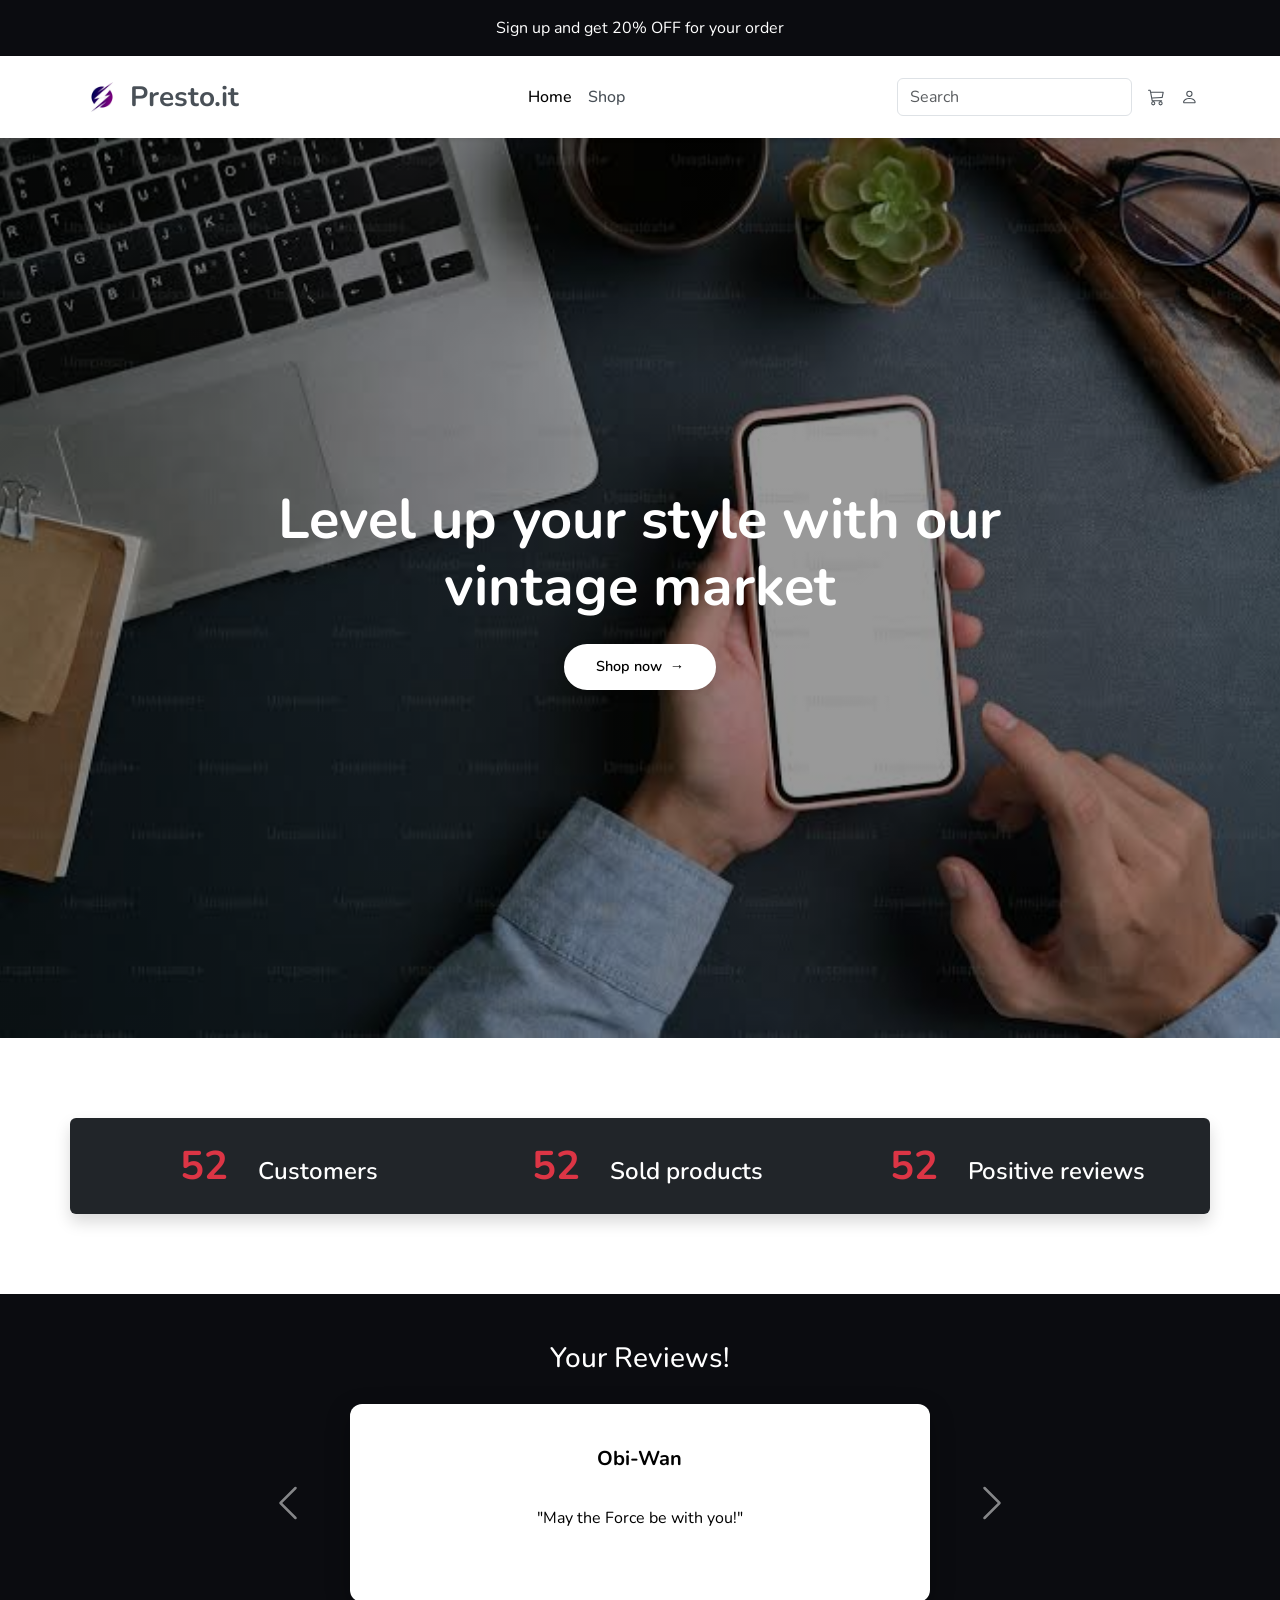
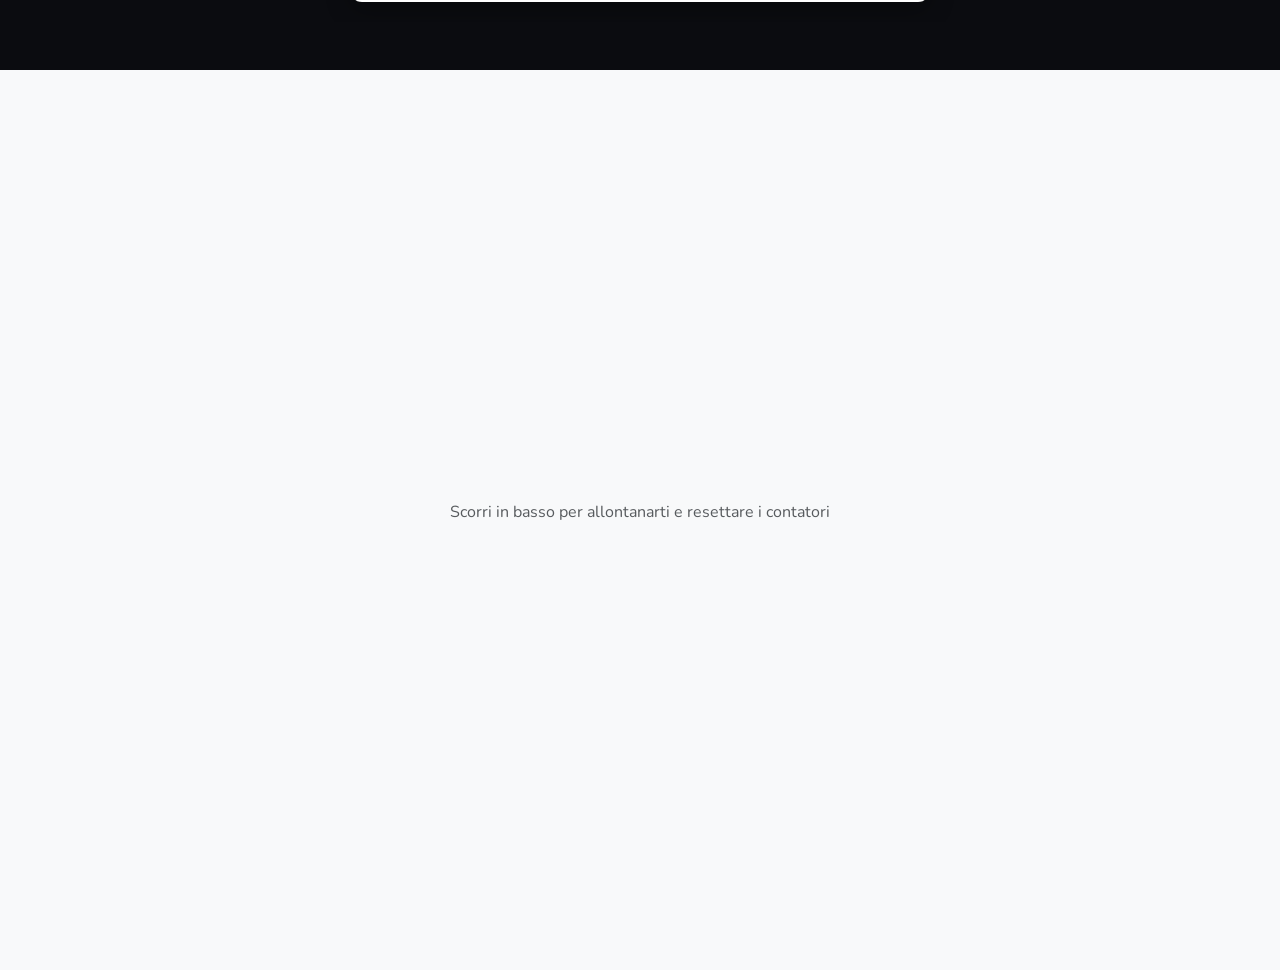
<file: index.html>
<!DOCTYPE html>
<html lang="it">
<head>
    <meta charset="UTF-8">
    <meta name="viewport" content="width=device-width, initial-scale=1.0">
    <title>Presto.it</title>
    
   <!-- Bootstrap CDN -->
<link rel="stylesheet" href="https://cdn.jsdelivr.net/npm/bootstrap@5.3.3/dist/css/bootstrap.min.css">

    <!-- Google Fonts (Nunito) -->
    <link rel="preconnect" href="https://fonts.googleapis.com">
    <link rel="preconnect" href="https://fonts.gstatic.com" crossorigin>
    <link href="https://fonts.googleapis.com/css2?family=Nunito:wght@200..1000&display=swap" rel="stylesheet">
    
    <!-- CSS Personale -->
    <link rel="stylesheet" href="style.css">
</head>
<body>

    <!-- 1. First Navbar (Barra Sconto) -->
    <nav class="navbar d-none d-md-block bg-first-custom" data-bs-theme="dark">
        <div class="container">
            <ul class="navbar-nav mx-auto">
                <li class="nav-item">
                    <a class="nav-link active" aria-current="page" href="#">Sign up and get 20% OFF for your order</a>
                </li>
            </ul>
        </div>
    </nav>

    <!-- 2. Second  -->
    <nav class="navbar navbar-expand-lg sticky-top shadow-sm" id="navbarColor">
        <div class="container">
            <a class="navbar-brand fw-bold fs-3 linkColor d-flex align-items-center" href="./index.html">
                <img src="./media/logo-g.png" alt="website logo" class="logo me-2" id="logo_navbar">
                Presto.it
            </a>
            
            <button class="navbar-toggler" type="button" data-bs-toggle="collapse" data-bs-target="#navbarSupportedContent" aria-controls="navbarSupportedContent" aria-expanded="false" aria-label="Toggle navigation">
                <span class="navbar-toggler-icon"></span>
            </button>

            <div class="collapse navbar-collapse" id="navbarSupportedContent">
                
                <!-- Lista dei Link di Navigazione -->
                <ul class="navbar-nav mx-auto mb-2 mb-lg-0">
                    <li class="nav-item">
                        <a class="nav-link active linkColor" aria-current="page" href="./index.html">Home</a>
                    </li>
                    <li class="nav-item">
                        <a class="nav-link linkColor" href="./shop.html">Shop</a>
                    </li>
                </ul>

                <!-- Barra di Ricerca con Icone Incorporate Funzionanti -->
                <form class="d-flex align-items-center" role="search">
                    <input class="form-control me-3" type="search" placeholder="Search" aria-label="Search">
                    
                    <svg xmlns="http://w3.org" width="22" height="22" fill="currentColor" class="linkColor me-3" viewBox="0 0 16 16" >
                        <path d="M0 1.5A.5.5 0 0 1 .5 1H2a.5.5 0 0 1 .485.379L2.89 3H14.5a.5.5 0 0 1 .49.598l-1 5a.5.5 0 0 1-.465.401l-9.397.472L4.415 11H13a.5.5 0 0 1 0 1H4a.5.5 0 0 1-.491-.408L2.01 3.607 1.61 2H.5a.5.5 0 0 1-.5-.5M3.102 4l.84 4.479 9.144-.459L13.89 4zM5 12a2 2 0 1 0 0 4 2 2 0 0 0 0-4zm7 0a2 2 0 1 0 0 4 2 2 0 0 0 0-4zm-7 1a1 1 0 1 1 0 2 1 1 0 0 1 0-2zm7 0a1 1 0 1 1 0 2 1 1 0 0 1 0-2z"/>
                    </svg>

                    <!-- Icona Omino Utente Nativa SVG -->
<svg xmlns="http://w3.org" width="22" height="22" fill="currentColor" class="linkColor" viewBox="0 0 16 16">
                        <path d="M8 8a3 3 0 1 0 0-6 3 3 0 0 0 0 6m2-3a2 2 0 1 1-4 0 2 2 0 0 1 4 0m4 8c0 1-1 1-1 1H3s-1 0-1-1 1-4 6-4 6 3 6 4m-1-.004c-.001-.246-.154-.986-.832-1.664C11.516 10.68 10.289 10 8 10s-3.516.68-4.168 1.332c-.678.678-.83 1.418-.832 1.664z"/>
                    </svg>
                </form>

            </div> <!-- Fine collapse -->
        </div> <!-- Fine container navbar -->
    </nav> <!-- Fine seconda navbar -->


    <!-- 3. Header Principale -->
    <header class="container-fluid main-header bg-hero d-flex align-items-center justify-content-center">
        <div class="row w-100 justify-content-center align-items-center">
            <div class="col-12 col-md-8 text-center header-content">
                <h1 class="display-4 fw-bold text-white mb-4">Level up your style with our<br>vintage market</h1>
<a href="./shop.html" class="btn-custom">Shop now <span class="ms-2 fw-bold">&rarr;</span></a>
            </div>
        </div>
    </header>


    <!-- 4. Sezione Numeri Incrementali (Soglie Aggiornate: 250, 180, 300) -->
    <section class="container my-5" id="sezioneContatori">
        <div class="row bg-dark text-white py-4 px-3 rounded shadow justify-content-center align-items-center text-center">
            <!-- Primo Contatore -->
            <div class="col-12 col-md-4 mb-3 mb-md-0">
                <p class="fs-4 mb-0 fw-semibold">
                    <span class="text-danger fw-bold display-6 me-2" id="countCustomers">250</span> Customers
                </p>
            </div>

            <!-- Secondo Contatore -->
            <div class="col-12 col-md-4 mb-3 mb-md-0">
                <p class="fs-4 mb-0 fw-semibold">
                    <span class="text-danger fw-bold display-6 me-2" id="countProducts">180</span> Sold products
                </p>
            </div>

            <!-- Terzo Contatore -->
            <div class="col-12 col-md-4">
                <p class="fs-4 mb-0 fw-semibold">
                    <span class="text-danger fw-bold display-6 me-2" id="countReviews">300</span> Positive reviews
                </p>
            </div>
        </div>
    </section>


    <!-- 5. Sezione Recensioni Dinamica Stile Personale (Funzionante) -->
    <section class="container-fluid">
        <div class="row justify-content-center bg-first-custom py-5">
            <article class="col-12 col-md-8">
                <h3 class="text-center text-white">Your Reviews!</h3>
                
                <div id="myCarousel" class="carousel slide" data-bs-ride="carousel">
                    <!-- Questo contenitore viene riempito interamente dal file JavaScript -->
                    <div class="carousel-inner" id="reviewsContainer"></div>
                    
                    <!-- Freccia di Navigazione Sinistra Legata a #myCarousel -->
                    <button class="carousel-control-prev" type="button" data-bs-target="#myCarousel" data-bs-slide="prev">
                        <span class="carousel-control-prev-icon" aria-hidden="true"></span>
                        <span class="visually-hidden">Previous</span>
                    </button>
                    
                   
                    <button class="carousel-control-next" type="button" data-bs-target="#myCarousel" data-bs-slide="next">
                        <span class="carousel-control-next-icon" aria-hidden="true"></span>
                        <span class="visually-hidden">Next</span>
                    </button>
                </div>
            </article>
        </div>
    </section>


   
<div class="vh-100 bg-light d-flex align-items-center justify-content-center text-muted">
        <p>Scorri in basso per allontanarti e resettare i contatori</p>
    </div>

<script src="https://cdn.jsdelivr.net/npm/bootstrap@5.3.3/dist/js/bootstrap.bundle.min.js"></script>
    <script src="./script.js"></script>
</body>
</html>
</file>
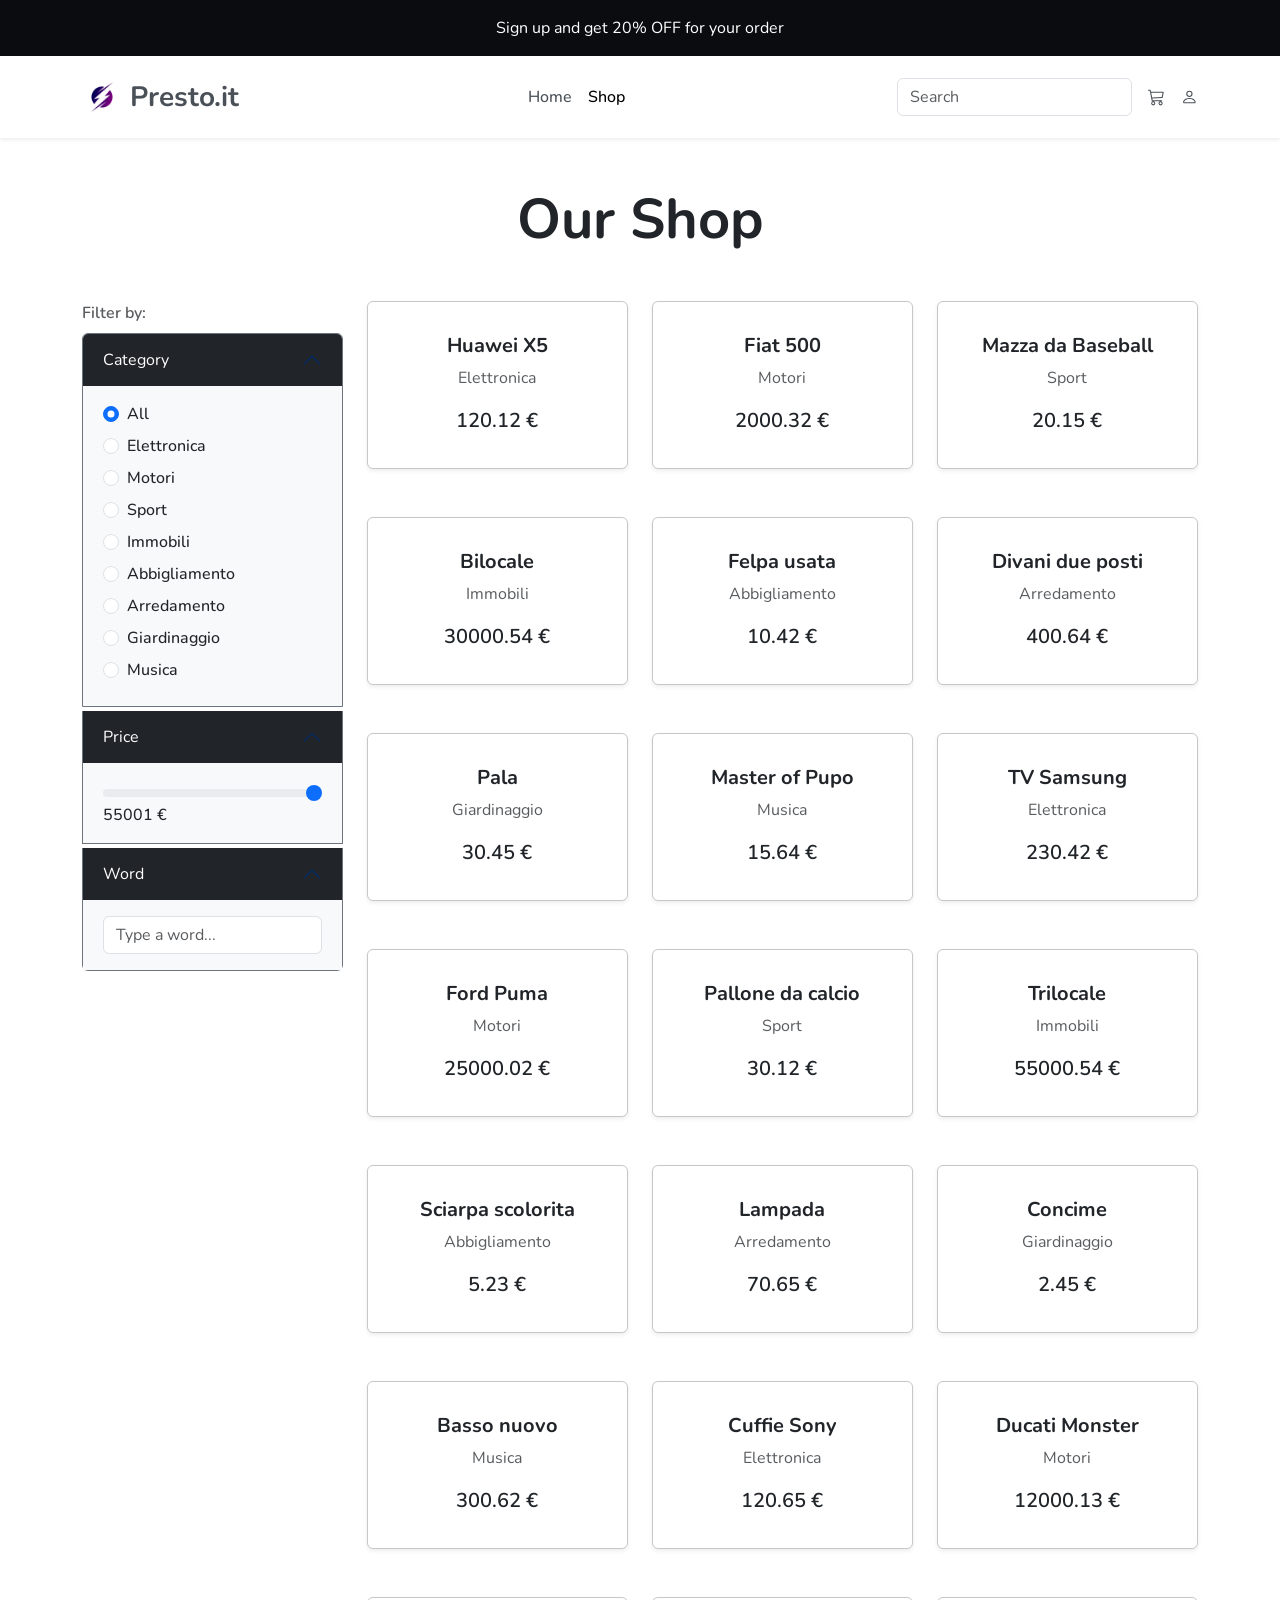
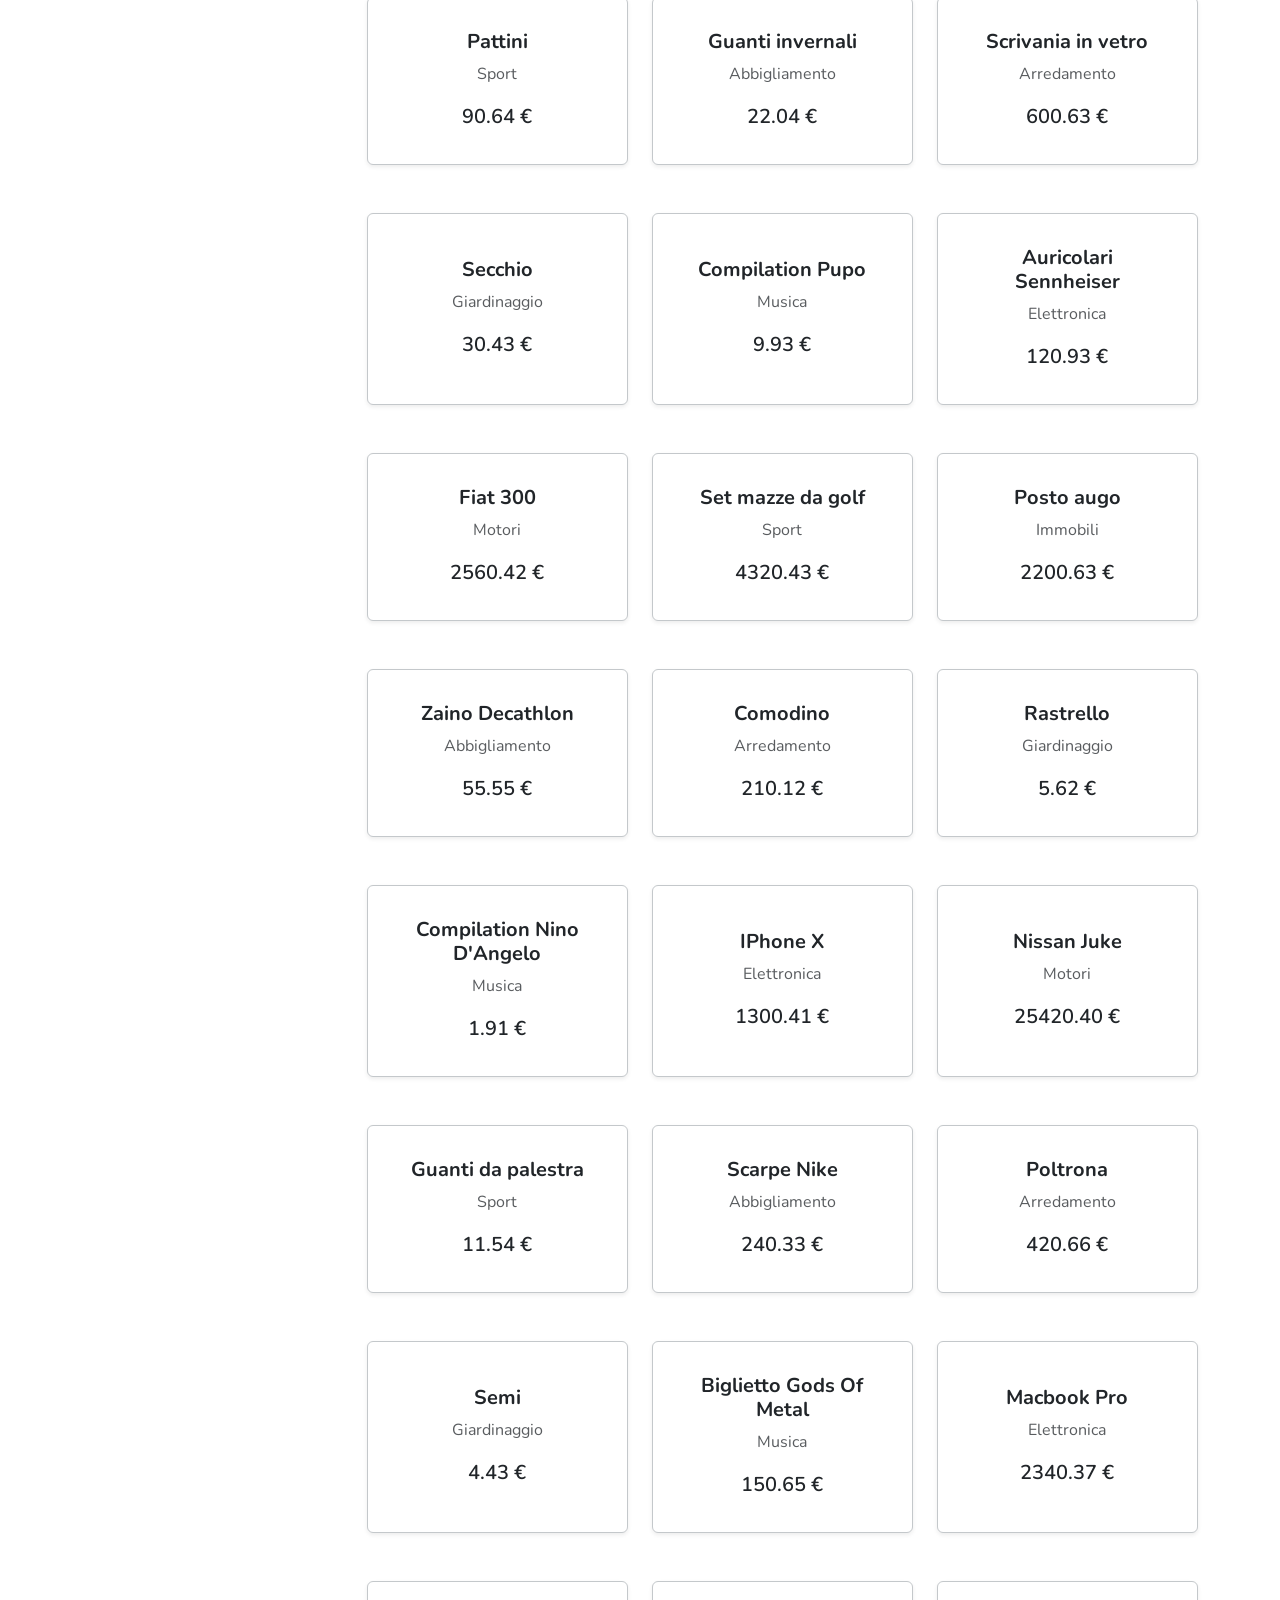
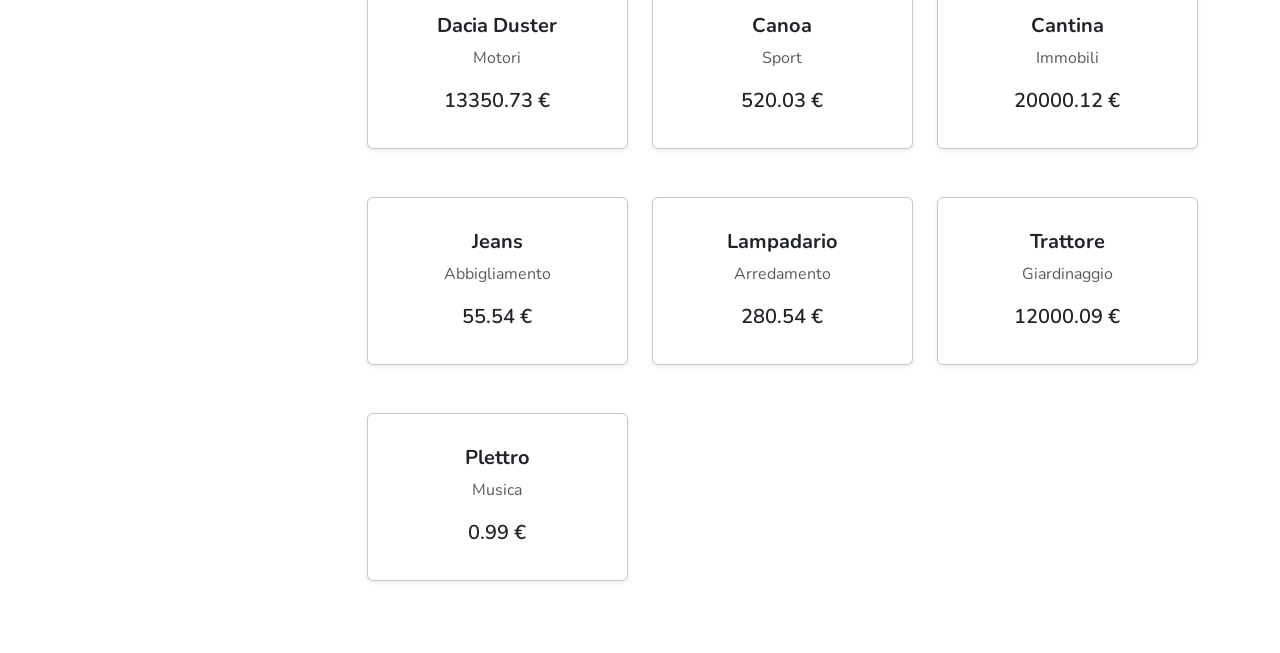
<file: shop.html>
<!DOCTYPE html>
<html lang="it">
<head>
    <meta charset="UTF-8">
    <meta name="viewport" content="width=device-width, initial-scale=1.0">
    <title>Presto.it - Shop</title>
    
<!-- Bootstrap CDN -->
     <link rel="stylesheet" href="https://cdn.jsdelivr.net/npm/bootstrap@5.3.3/dist/css/bootstrap.min.css">
    
    <!-- Google Fonts (Nunito) -->
    <link rel="preconnect" href="https://fonts.googleapis.com">
    <link rel="preconnect" href="https://fonts.gstatic.com" crossorigin>
    <link href="https://fonts.googleapis.com/css2?family=Nunito:wght@200..1000&display=swap" rel="stylesheet">
    <!-- CSS Personale globale -->
    <link rel="stylesheet" href="style.css">
</head>
<body>

    <!-- 1. First Navbar (Barra Sconto) -->
    <nav class="navbar d-none d-md-block bg-first-custom" data-bs-theme="dark">
        <div class="container">
            <ul class="navbar-nav mx-auto">
                <li class="nav-item">
                    <a class="nav-link active" aria-current="page" href="#">Sign up and get 20% OFF for your order</a>
                </li>
            </ul>
        </div>
    </nav>

    <!-- 2. Second Navbar (Principale) -->
    <nav class="navbar navbar-expand-lg sticky-top shadow-sm" id="navbarColor">
        <div class="container">
            <a class="navbar-brand fw-bold fs-3 linkColor d-flex align-items-center" href="./index.html">
                <img src="./media/logo-g.png" alt="website logo" class="logo me-2" id="logo_navbar">
                Presto.it
            </a>
            
            <button class="navbar-toggler" type="button" data-bs-toggle="collapse" data-bs-target="#navbarSupportedContent" aria-controls="navbarSupportedContent" aria-expanded="false" aria-label="Toggle navigation">
                <span class="navbar-toggler-icon"></span>
            </button>

            <div class="collapse navbar-collapse" id="navbarSupportedContent">
                <ul class="navbar-nav mx-auto mb-2 mb-lg-0">
                    <li class="nav-item">
                        <a class="nav-link linkColor" href="./index.html">Home</a>
                    </li>
                    <li class="nav-item">
                        <a class="nav-link active linkColor" aria-current="page" href="./shop.html">Shop</a>
                    </li>
                </ul>

                <!-- Barra di Ricerca con Icone Incorporate -->
                <form class="d-flex align-items-center" role="search">
                    <input class="form-control me-3" type="search" placeholder="Search" aria-label="Search">
                    <svg xmlns="http://w3.org" width="22" height="22" fill="currentColor" class="linkColor me-3" viewBox="0 0 16 16">
                        <path d="M0 1.5A.5.5 0 0 1 .5 1H2a.5.5 0 0 1 .485.379L2.89 3H14.5a.5.5 0 0 1 .49.598l-1 5a.5.5 0 0 1-.465.401l-9.397.472L4.415 11H13a.5.5 0 0 1 0 1H4a.5.5 0 0 1-.491-.408L2.01 3.607 1.61 2H.5a.5.5 0 0 1-.5-.5M3.102 4l.84 4.479 9.144-.459L13.89 4zM5 12a2 2 0 1 0 0 4 2 2 0 0 0 0-4zm7 0a2 2 0 1 0 0 4 2 2 0 0 0 0-4zm-7 1a1 1 0 1 1 0 2 1 1 0 0 1 0-2zm7 0a1 1 0 1 1 0 2 1 1 0 0 1 0-2z"/>
                    </svg>
                    <svg xmlns="http://w3.org" width="22" height="22" fill="currentColor" class="linkColor" viewBox="0 0 16 16">
                        <path d="M8 8a3 3 0 1 0 0-6 3 3 0 0 0 0 6m2-3a2 2 0 1 1-4 0 2 2 0 0 1 4 0m4 8c0 1-1 1-1 1H3s-1 0-1-1 1-4 6-4 6 3 6 4m-1-.004c-.001-.246-.154-.986-.832-1.664C11.516 10.68 10.289 10 8 10s-3.516.68-4.168 1.332c-.678.678-.83 1.418-.832 1.664z"/>
                    </svg>
                </form>
            </div>
        </div>
    </nav>

    <!-- Titolo della Pagina -->
    <header class="container my-5 text-center">
        <h1 class="display-4 fw-bold text-dark mb-2">Our Shop</h1>
    </header>

    <!-- Griglia Principale dello Shop -->
    <main class="container my-5">
        <div class="row">
            
            <aside class="col-12 col-md-3 mb-4">
                <p class="fw-semibold text-muted mb-2">Filter by:</p>
                
                <div class="accordion" id="accordionExample">
                    
                    <div class="accordion-item border-secondary mb-1">
                        <h2 class="accordion-header" id="headingOne">
                            <button class="accordion-button bg-dark text-white shadow-none" type="button" data-bs-toggle="collapse" data-bs-target="#collapseOne" aria-expanded="true">
                                Category
                            </button>
                        </h2>
                        <div id="collapseOne" class="accordion-collapse collapse show" aria-labelledby="headingOne">
                            <div class="accordion-body bg-light" id="filtroCategoria">
                                <div class="form-check mb-2 d-flex align-items-center">
                                    <input class="form-check-input me-2 mt-0" type="radio" name="categories" id="All" checked >
                                    <label class="form-check-label fw-medium" for="All" >
                                        All
                                    </label>
                                </div>
                            </div>
                        </div>
                    </div>
                    
                    <!-- 2. Filtro Prezzo -->
                    <div class="accordion-item border-secondary mb-1">
                        <h2 class="accordion-header" id="headingTwo">
                            <button class="accordion-button bg-dark text-white shadow-none" type="button" data-bs-toggle="collapse" data-bs-target="#collapseTwo" aria-expanded="true">
                                Price
                            </button>
                        </h2>
                        <div id="collapseTwo" class="accordion-collapse collapse show">
                            <div class="accordion-body bg-light" id="filtroPrezzo">
<input type="range" class="form-range" id="inputPrezzo">
                                <p class="mb-0 fw-medium text-dark" id="prezzoSelezionato">0 €</p>
                            </div>
                        </div>
                    </div>
                    
                    <!-- 3. Filtro Parola -->
                    <div class="accordion-item border-secondary">
                        <h2 class="accordion-header" id="headingThree">
                            <button class="accordion-button bg-dark text-white shadow-none" type="button" data-bs-toggle="collapse" data-bs-target="#collapseThree" aria-expanded="true">
                                Word
                            </button>
                        </h2>
                        <div id="collapseThree" class="accordion-collapse collapse show">
                            <div class="accordion-body bg-light" id="filtroParola">
                                <input type="text" class="form-control" id="inputParola" placeholder="Type a word...">
                            </div>
                        </div>
                    </div>

                </div> <!-- Fine Accordion -->
            </aside>

            <section class="col-12 col-md-9">
                <div class="row row-cols-1 row-cols-md-3 g-4" id="annunciContainer"></div>
            </section>

        </div>
    </main>

<script src="https://cdn.jsdelivr.net/npm/bootstrap@5.3.3/dist/js/bootstrap.bundle.min.js"></script>
    <script src="./shop.js"></script>
</body>
</html>
</file>
<file: style.css>
body {
    font-family: 'Nunito', sans-serif;
    margin: 0;
    padding: 0;
    background-color: #ffffff;
}

#navbarColor {
    background-color: #ffffff;
    padding-top: 15px;
    padding-bottom: 15px;
    transition: background-color 0.3s ease, color 0.3s ease;
}

#logo_navbar {
    height: 40px; 
    width: auto;
    object-fit: contain;
    margin-right: 10px;
}

.linkColor {
    color: #495057; 
    font-weight: 500;
    transition: color 0.3s ease;
}

.linkColor:hover {
    color: #000000;
    cursor: pointer;
}

svg.linkColor {
    color: #495057;
    transition: color 0.3s ease;
}

svg.linkColor:hover {
    color: #000000;
}

.bg-first-custom {
    background-color: #0b0c10;
}


.main-header {
    background-image: linear-gradient(rgba(0, 0, 0, 0.4), rgba(0, 0, 0, 0.4)), url('./media/ufficio.png'); 
    background-size: cover;
    background-position: center;
    background-repeat: no-repeat;
    min-height: 100vh;
    margin-top: 0;
}


.main-header .btn-custom {
    display: inline-flex;
    align-items: center;
    background-color: #ffffff !important;
    color: #000000 !important;
    text-decoration: none;
    padding: 10px 30px;
    font-size: 0.9rem;
    font-weight: 600;
    border-radius: 50px;
    border: 2px solid #ffffff;
    box-shadow: 0 4px 10px rgba(0, 0, 0, 0.15);
    transition: transform 0.2s ease, background-color 0.2s ease, color 0.2s ease, box-shadow 0.2s ease;
}

.main-header .btn-custom:hover {
    transform: translateY(-3px);
    background-color: #ffffff !important;
    color: #000000 !important;
    box-shadow: 0 6px 15px rgba(0, 0, 0, 0.25);
    text-decoration: none;
}

.main-header .btn-custom:active,
.main-header .btn-custom:focus {
    background-color: #000000 !important;
    color: #ffffff !important;
    border-color: #000000 !important;
    transform: translateY(-1px);
    box-shadow: 0 2px 5px rgba(0, 0, 0, 0.2);
}


#sezioneContatori {
    margin-top: 80px !important; 
    margin-bottom: 80px !important;
}

#countCustomers, 
#countProducts, 
#countReviews {
    display: inline-block;
    min-width: 80px; 
    text-align: center;
}


.reviewCard {
    background-color: #ffffff !important; 
    color: #000000 !important;          
    padding: 40px;                      
    border-radius: 12px;               
    box-shadow: 0 8px 24px rgba(0, 0, 0, 0.3) !important; 
    text-align: center;               
    margin: 20px auto;                
    max-width: 70%;                    
}

.carousel-control-prev-icon,
.carousel-control-next-icon {
    width: 2.5rem;
    height: 2.5rem;
    filter: brightness(1) invert(0); 
}


.form-range {
    -webkit-appearance: none;
    appearance: none;
    width: 100%;
    height: 6px;
    border-radius: 3px;
    outline: none;
    transition: background 0.1s ease;
}
</file>
